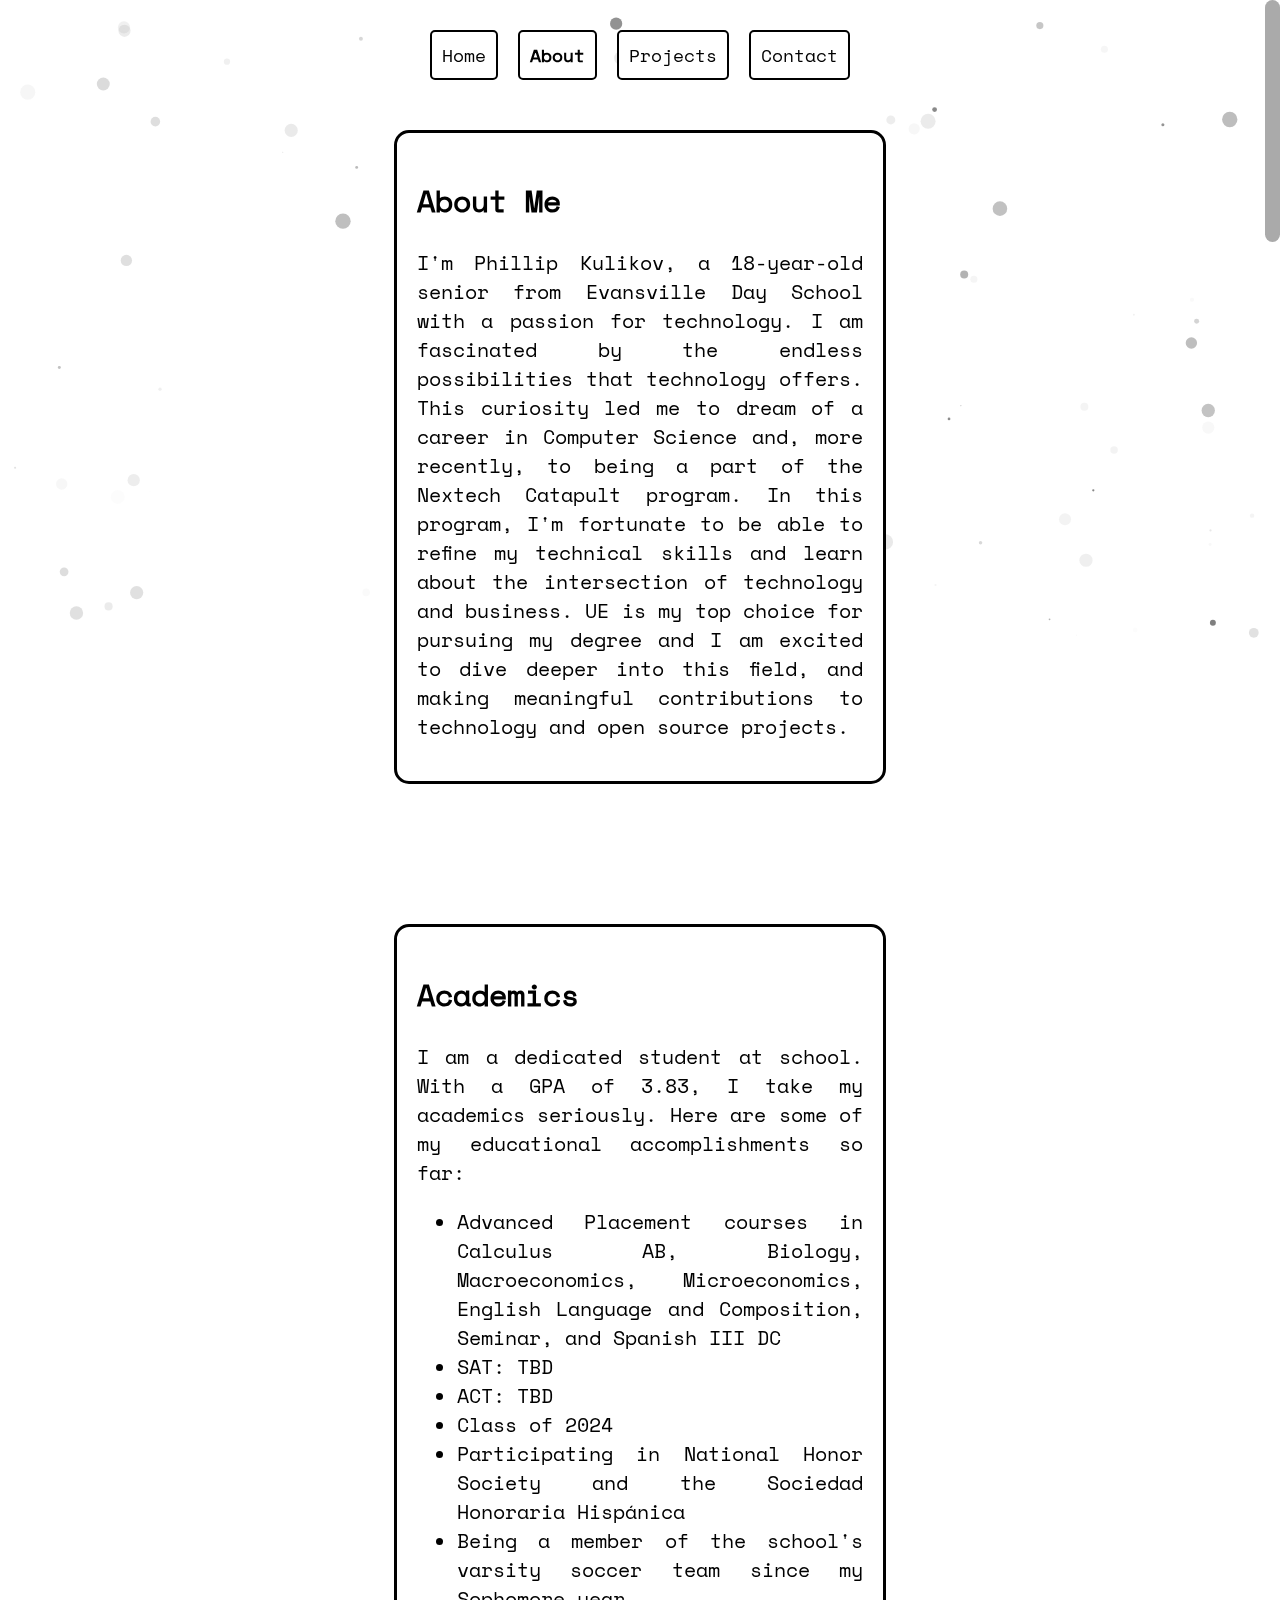
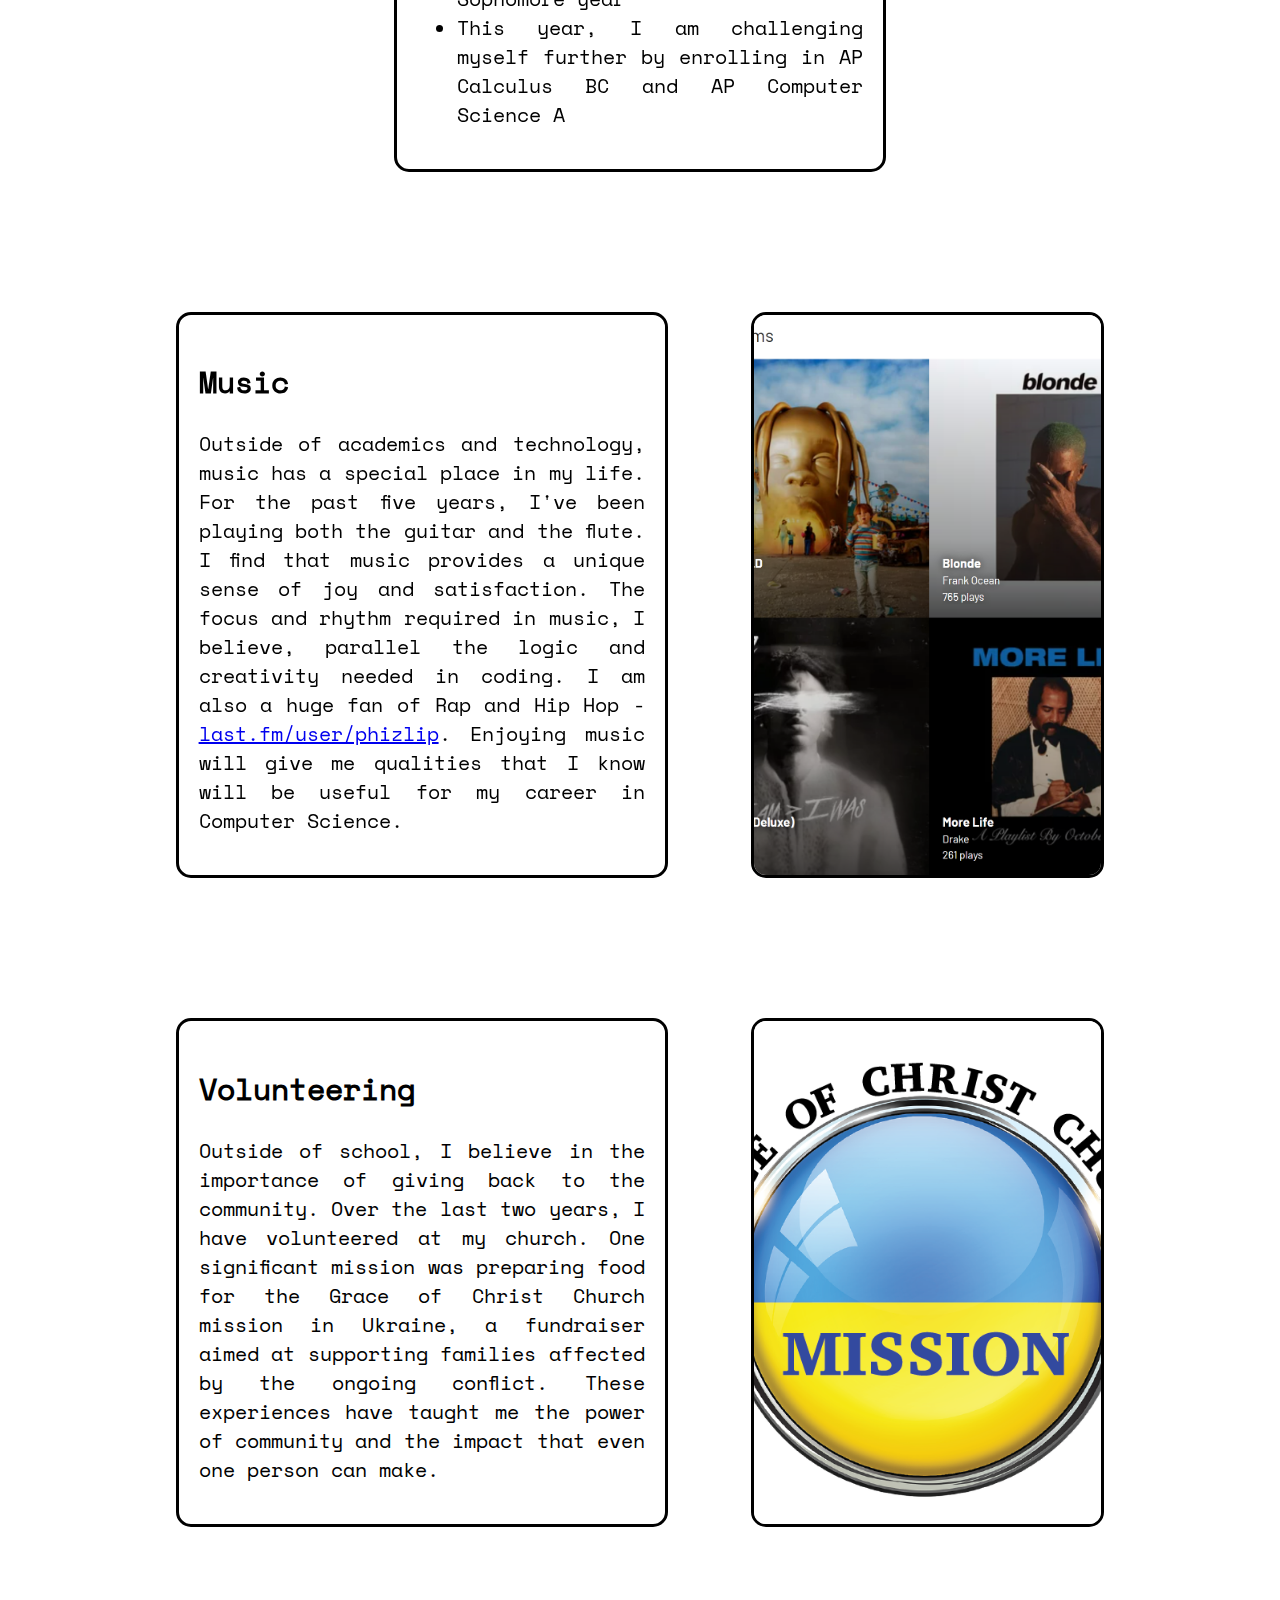
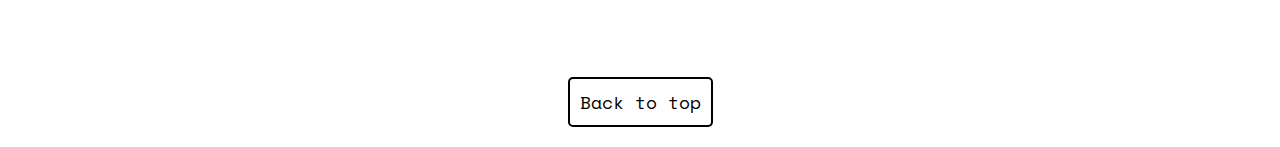
<file: about.html>
<!DOCTYPE html>
<html lang="en">
<head>
    <meta charset="UTF-8">
    <meta name="viewport" content="width=device-width, initial-scale=1.0">
    <title>About - Phillip Kulikov</title>
    <link rel="stylesheet" href="pages.css">
    <script src="particles.js"></script>
    <script src="pages.js"></script>
</head>
<body>
  <div class="particles-container">
    <div id="particles-js"></div>
  </div>

    <div class="navbar">
        <a href="index.html" class="nav-item">Home</a>
        <a href="about.html" class="nav-item active">About</a>
        <a href="projects.html" class="nav-item">Projects</a>
        <a href="contact.html" class="nav-item">Contact</a>
    </div>
    
    <div class="about-container">
        <!-- Intro Section -->
        <div class="about-section">
            <div class="about-text">
                <h2>About Me</h2>
                <p>I'm Phillip Kulikov, a 18-year-old senior from Evansville Day School with a passion for technology. I am fascinated by the endless possibilities that technology offers. This curiosity led me to dream of a career in Computer Science and, more recently, to being a part of the Nextech Catapult program. In this program, I'm fortunate to be able to refine my technical skills and learn about the intersection of technology and business. UE is my top choice for pursuing my degree and I am excited to dive deeper into this field, and making meaningful contributions to technology and open source projects.</p>
            </div>
        </div>
        
        <!-- Academics Section -->
        <div class="about-section">
            <div class="about-text">
                <h2>Academics</h2>
                <p>I am a dedicated student at school. With a GPA of 3.83, I take my academics seriously. Here are some of my educational accomplishments so far:
                <ul>
                    <li>Advanced Placement courses in Calculus AB, Biology, Macroeconomics, Microeconomics, English Language and Composition, Seminar, and Spanish III DC</li>
                    <li>SAT: TBD</li>
                    <li>ACT: TBD</li>
                    <li>Class of 2024</li>
                    <li>Participating in National Honor Society and the Sociedad Honoraria Hispánica</li>
                    <li>Being a member of the school's varsity soccer team since my Sophomore year</li>
                    <li>This year, I am challenging myself further by enrolling in AP Calculus BC and AP Computer Science A</li>
                </ul>
                </p>
            </div>
        </div>
        
        <!-- Music Section -->
        <div class="about-section">
            <img src="images/music.png" alt="Music Image" class="about-image">
            <div class="about-text">
                <h2>Music</h2>
                <p>Outside of academics and technology, music has a special place in my life. For the past five years, I've been playing both the guitar and the flute. I find that music provides a unique sense of joy and satisfaction. The focus and rhythm required in music, I believe, parallel the logic and creativity needed in coding. I am also a huge fan of Rap and Hip Hop - <a href="https://www.last.fm/user/phizlip">last.fm/user/phizlip</a>. Enjoying music will give me qualities that I know will be useful for my career in Computer Science.</p>
            </div>
        </div>
        
        <!-- Volunteering Section -->
        <div class="about-section">
            <div class="about-text">
                <h2>Volunteering</h2>
                <p>Outside of school, I believe in the importance of giving back to the community. Over the last two years, I have volunteered at my church. One significant mission was preparing food for the Grace of Christ Church mission in Ukraine, a fundraiser aimed at supporting families affected by the ongoing conflict. These experiences have taught me the power of community and the impact that even one person can make.</p>
            </div>
            <img src="images/volunteer.png" alt="Volunteering Image" class="about-image">
        </div>
    </div>
    <div class="cursor"></div>
    <div id="scrollbar"></div>
    <div class="back-to-top-container">
        <a href="#top" class="back-to-top">Back to top</a>
    </div>
    <script src="particles-config.js"></script>
</body>
</html>
</file>
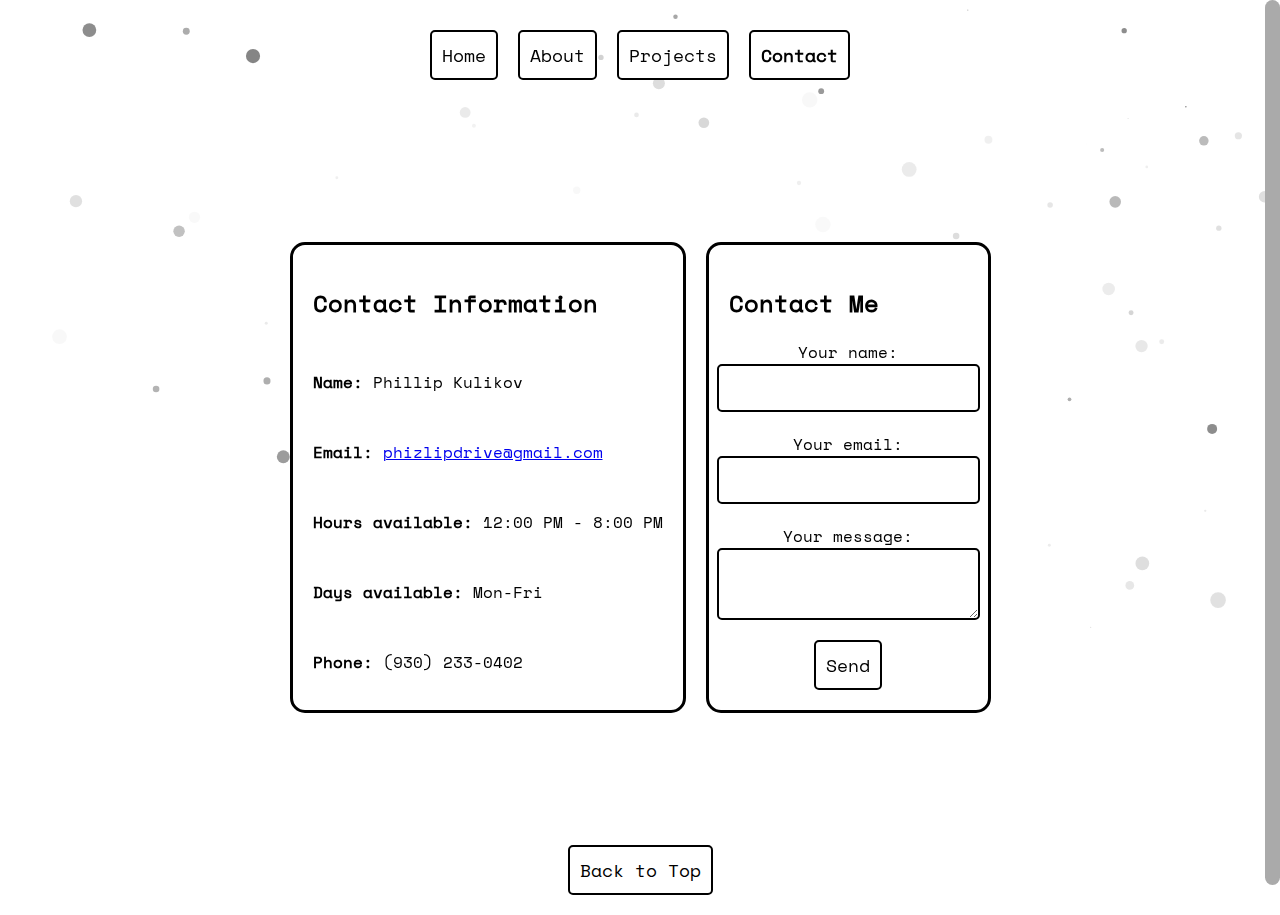
<file: contact.html>
<!DOCTYPE html>
<html>
<head>
  <link rel="stylesheet" type="text/css" href="pages.css">
  <script src="particles.js"></script>
  <script src="pages.js"></script>
</head>
<body>
  <div class="particles-container">
    <div id="particles-js"></div>
  </div>

  <div class="navbar">
    <a class="nav-item" href="index.html">Home</a>
    <a class="nav-item" href="about.html">About</a>
    <a class="nav-item" href="projects.html">Projects</a>
    <a class="nav-item active" href="contact.html">Contact</a>
  </div>

  <div class="contact-wrapper">
    <div class="contact-container">
      <div class="contact-info">
        <h2>Contact Information</h2>
        <p><strong>Name:</strong> Phillip Kulikov</p>
        <p><strong>Email:</strong> <a href="mailto:phizlipdrive@gmail.com">phizlipdrive@gmail.com</a></p>
        <p><strong>Hours available:</strong> 12:00 PM - 8:00 PM</p>
        <p><strong>Days available:</strong> Mon-Fri</p>
        <p><strong>Phone:</strong> ‪(930) 233-0402‬</p>
      </div>
      <div class="contact-form">
        <h2>Contact Me</h2>
        <form action="https://formspree.io/f/xknlnnwp" method="POST">
          <label>
            Your name:
            <input type="name" name="name" required>
          </label>
          <label>
            Your email:
            <input type="email" name="email" required>
          </label>
          <label>
            Your message:
            <textarea name="message" required></textarea>
          </label>
          <button type="submit" class="nav-item">Send</button>
        </form>
      </div>
    </div>
  </div>

  <div class="cursor"></div>
  <div id="scrollbar"></div>
  <div class="back-to-top-container">
    <a class="back-to-top" href="#top">Back to Top</a>
  </div>

  <script src="particles-config.js"></script>
</body>
</html>
</file>
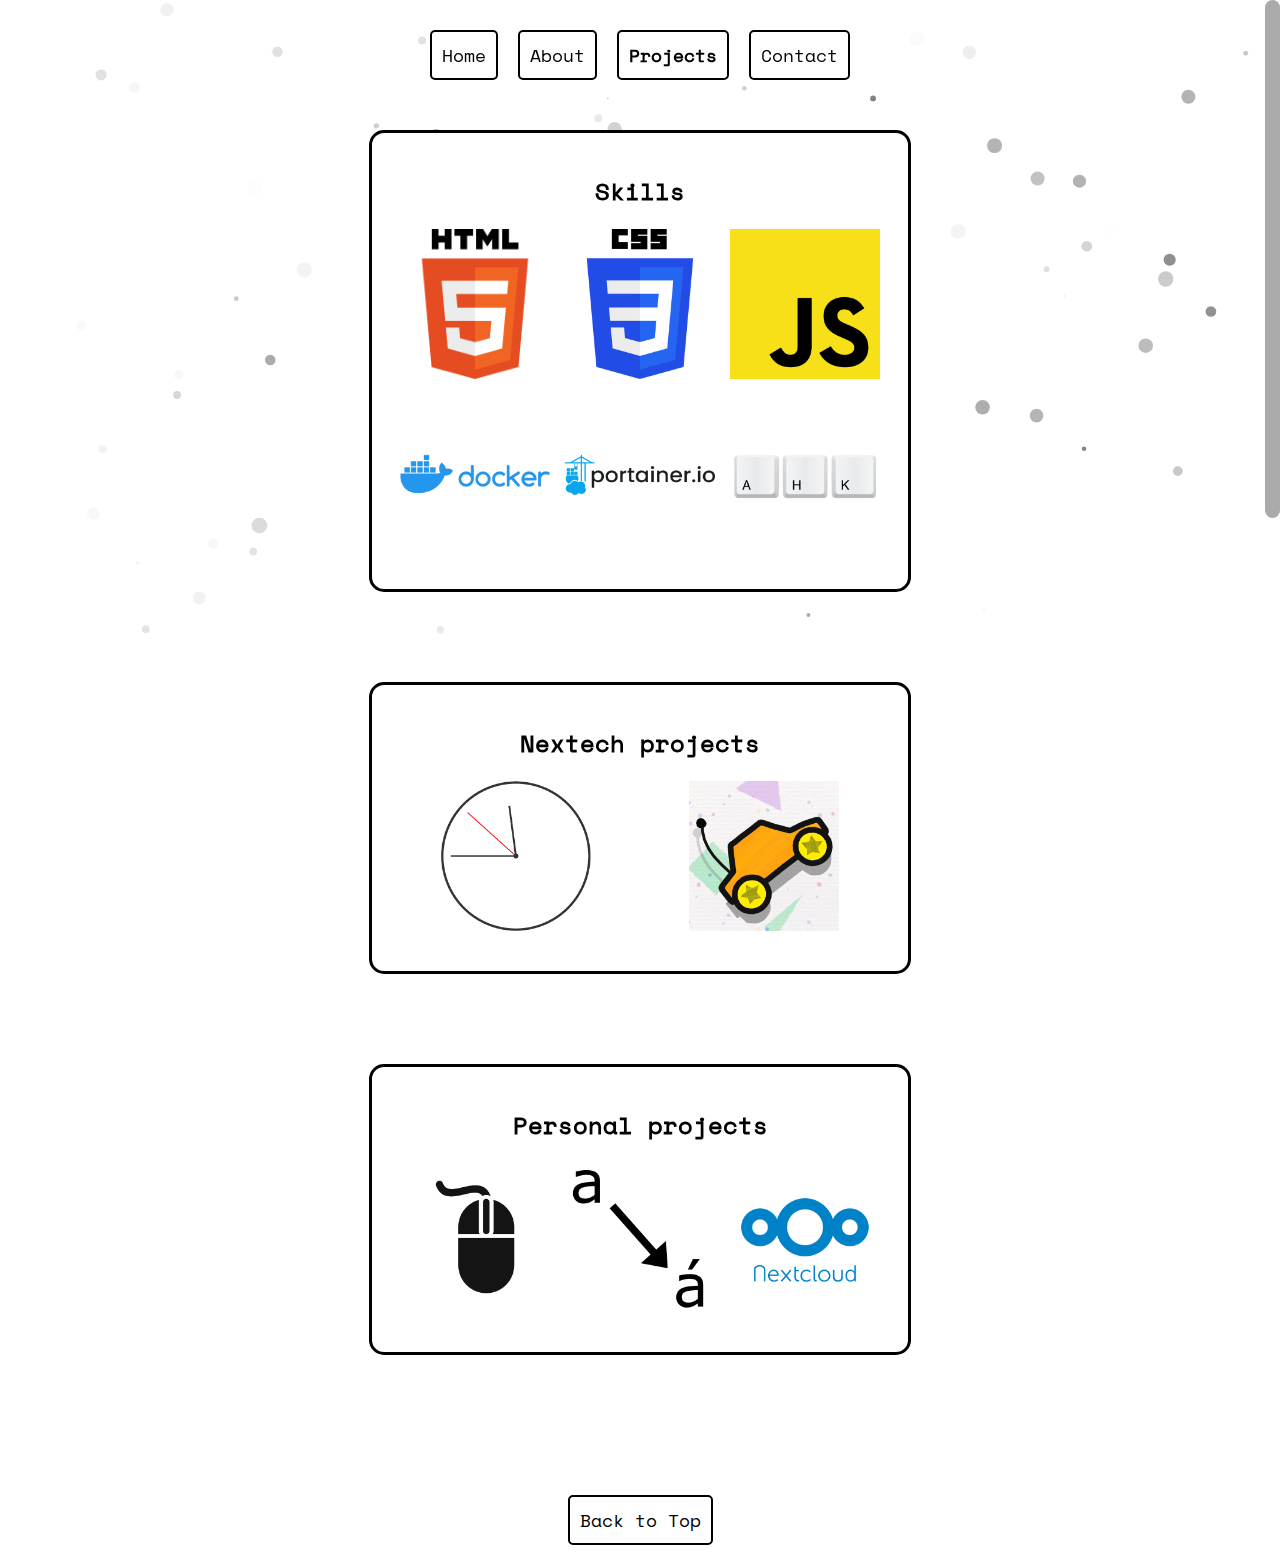
<file: projects.html>
<!DOCTYPE html>
<html>
<head>
  <link rel="stylesheet" type="text/css" href="pages.css">
  <script src="pages.js"></script>
  <script src="particles.js"></script>
</head>
<body>
  <div class="particles-container">
    <div id="particles-js"></div>
  </div>

  <div class="navbar">
    <a class="nav-item" href="index.html">Home</a>
    <a class="nav-item" href="about.html">About</a>
    <a class="nav-item active" href="projects.html">Projects</a>
    <a class="nav-item" href="contact.html">Contact</a>
  </div>

  <div class="cursor"></div>
  <div id="scrollbar"></div>

  <div class="project-container">
    <div class="project-category">
      <h2>Skills</h2>
      <div class="project-row">
        <div class="project" style="background-image:url('images/htmllogo.png')">
          <a href="https://developer.mozilla.org/en-US/docs/Web/HTML" class="project-link">
            <div class="project-overlay">
              <p>HTML: The most fundamental information container on the internet.</p>
            </div>
          </a>
        </div>
        <div class="project" style="background-image:url('images/csslogo.png')">
          <a href="https://developer.mozilla.org/en-US/docs/Web/CSS" class="project-link">
            <div class="project-overlay">
              <p>CSS: The design language of the web that gives websites their look and feel.</p>
            </div>
          </a>
        </div>
        <div class="project" style="background-image:url('images/jslogo.png')">
          <a href="https://developer.mozilla.org/en-US/docs/Web/javascript" class="project-link">
            <div class="project-overlay">
              <p>JavaScript: The programming language that adds interactivity.</p>
            </div>
          </a>
        </div>
      </div>
      <div class="project-row">
        <div class="project" style="background-image:url('images/dockerlogo.png')">
          <a href="https://www.docker.com/" class="project-link">
            <div class="project-overlay">
              <p>Docker: The platform that simplifies software deployment.</p>
            </div>
          </a>
        </div>
        <div class="project" style="background-image:url('images/portainer-logo-black.png')">
          <a href="https://www.portainer.io/" class="project-link">
            <div class="project-overlay">
              <p>Portainer: The web app that aids in managing Docker environments.</p>
            </div>
          </a>
        </div>
        <div class="project" style="background-image:url('images/ahk.png')">
          <a href="https://www.autohotkey.com/" class="project-link">
            <div class="project-overlay">
              <p>AutoHotkey: The powerful automation scripting language.</p>
            </div>
          </a>
        </div>
      </div>
    </div>
    <div class="project-category">
      <h2>Nextech projects</h2>
      <div class="project-row">
        <div class="project" style="background-image:url('images/clockproject.png')">
          <a href="https://phizlip.github.io/simpleclock/" class="project-link">
            <div class="project-overlay">
              <p>In this project I created a simple clock with CSS/JS.</p>
            </div>
          </a>
        </div>
        <div class="project" style="background-image:url('images/jellycar.jpg')">
          <a href="https://replit.com/@phizlip/JellyCar-Worlds-Adventure" class="project-link">
            <div class="project-overlay">
              <p>In this project I made a choose your own adventure game using JS pages!</p>
            </div>
          </a>
        </div>        
      </div>
    </div>
    <div class="project-category">
      <h2>Personal projects</h2>
      <div class="project-row">
        <div class="project" style="background-image:url('images/autoclicker.png')">
          <a href="https://drive.google.com/file/d/1pDk1zo1ACqcLjzHB3bK74965-BbTAcCz/view?usp=drive_link" class="project-link">
            <div class="project-overlay">
              <p>A simple autoclicker written in AHK. Ctrl+z to toggle.</p>
            </div>
          </a>
        </div>
        <div class="project" style="background-image:url('images/spanishletters.png')">
          <a href="https://drive.google.com/file/d/16xrH9TEvoQETRU1aLibXMcHTT3xE_3v1/view?usp=drive_link" class="project-link">
            <div class="project-overlay">
              <p>A spanish letter shortcut from MacOS ported to Windows.</p>
            </div>
          </a>
        </div>
        <div class="project" style="background-image:url('images/nextcloudlogo.png')">
          <a href="https://nextcloud.phizlipnas.duckdns.org/" class="project-link">
            <div class="project-overlay">
              <p>Selfhosted Nextcloud as an open source Google Photos alternative.</p>
            </div>
          </a>
        </div>
      </div>
    </div>
  </div>

  <div class="back-to-top-container">
    <a class="back-to-top" href="#top">Back to Top</a>
  </div>
  <script src="particles-config.js"></script>
</body>
</html>
</file>
<file: pages.css>
@font-face {
    font-family: 'Space Mono';
    src: url('./fonts/SpaceMono-Regular.ttf') format('truetype');
}

.particles-container {
    position: fixed;
    top: 0;
    left: 0;
    width: 100%;
    height: 100%;
    z-index: -1;
    pointer-events: none;
}

body, html {
    height: 100%;
    margin: 0;
    font-family: 'Space Mono', Arial, sans-serif;
    cursor: none;
    position: relative;
}

body::-webkit-scrollbar {
    display: none;
}

.cursor {
    position: fixed;
    top: -50px;
    left: -50px;
    width: 22px;
    height: 22px;
    border: 3px solid black;
    border-radius: 50%;
    background-color: white;
    pointer-events: none;
    transform: translate(-50%, -50%);
    z-index: 2;
}

.cursor.clicked {
    background-color: grey;
}

#scrollbar {
    position: fixed;
    top: 0;
    right: 0;
    width: 15px;
    height: 100px;
    background: #aaa;
    border-radius: 10px;
}

#scrollbar:hover {
    background-color: #888;
}

#scrollbar.clicked {
    background-color: #666;
}

.navbar {
    display: flex;
    justify-content: center;
    background-color: transparent;
    padding: 20px;
    position: relative;
    z-index: 1;
}

.nav-item {
    display: inline-block;
    padding: 10px;
    margin: 10px;
    font-size: 18px;
    color: black;
    border: 2px solid black;
    border-radius: 5px;
    text-decoration: none;
    transition: background-color 0.3s ease;
    background-color: white;
}

.nav-item:hover, .nav-item:focus {
    background-color: lightgray;
    cursor: none;
}

.active {
    font-weight: bolder;
}

.back-to-top-container {
    display: flex;
    justify-content: center;
    margin-top: 10px;
    padding: 20px;
    position: relative;
    z-index: 1;
}

.back-to-top {
    display: inline-block;
    padding: 10px;
    margin: 0 10px;
    font-size: 18px;
    color: black;
    border: 2px solid black;
    border-radius: 5px;
    text-decoration: none;
    transition: background-color 0.3s ease;
    background-color: white;
}

.back-to-top:hover, .back-to-top:focus {
    background-color: lightgray;
    cursor:none;
}

/* CONTACT PAGE STUFF */
input[type="email"],
textarea,
button[type="submit"] {
    cursor: none;
}

.contact-form input[name="name"] {
    cursor: none;
}

.contact-wrapper {
    display: flex;
    justify-content: center;
    align-items: center;
    height: 75vh; /* scaling height */
    margin-top: 30px; /* Add space between navbar and contact containers */
}

.contact-container {
    display: flex;
    justify-content: space-between;
    width: auto;
}

.contact-info, .contact-form {
    padding: 20px;
    box-sizing: border-box;
    background-color: white;
    border: 3px solid black;
    border-radius: 15px;
    margin: 10px;
    min-height: 400px; 
    display: flex;
    flex-direction: column;
    justify-content: space-between;
}

.contact-info a:hover {
    cursor: none;
}  

.contact-form label {
    display: flex;
    flex-direction: column;
    align-items: center;
    justify-content: center;
    margin-bottom: 20px;
}

.contact-form label:hover {
    cursor:none;
}

.contact-form href:hover{
    cursor:none;
}

.contact-form input,
.contact-form textarea {
    width: 100%;
    padding: 10px;
    font-size: 16px;
    border: 2px solid black;
    border-radius: 5px;
    font-family: 'Space Mono', Arial, sans-serif;
}

.contact-form button[type="submit"] {
    display: block;
    margin: 0 auto;
    padding: 10px;
    font-size: 18px;
    color: black;
    border: 2px solid black;
    border-radius: 5px;
    text-decoration: none;
    transition: background-color 0.3s ease;
    background-color: white;
    font-family: 'Space Mono', Arial, sans-serif;
    box-sizing: border-box;
}

.contact-form button[type="submit"]:hover, 
.contact-form button[type="submit"]:focus {
    background-color: lightgray;
}


/* PROJECT PAGE STUFF */
.project-container {
    display: flex;
    flex-direction: column;
    justify-content: space-around;
    align-items: center;
    padding: 20px;
  }
  
.project-category {
    display: flex;
    flex-direction: column;
    align-items: center;
    background: white;
    border: 3px solid black;
    border-radius: 15px;
    padding: 20px;
    margin-bottom: 90px; 
    width: 40%; 
}

.project-row {
    display: flex;
    justify-content: space-around;
    width: 100%;
    margin-bottom: 20px;
}
  
.project {
    position: relative;
    width: 150px;
    height: 150px;
    background-size: cover;
    background-position: center;
}
  
.project-link {
    display: flex;
    align-items: center;
    justify-content: center;
    position: absolute;
    top: 0;
    left: 0;
    width: 100%;
    height: 100%;
    background-color: transparent;
    text-decoration: none;
    cursor: none;
}
  
.project-overlay {
    background-color: rgba(0, 0, 0, 0.6);
    position: absolute;
    top: 0;
    left: 0;
    width: 100%;
    height: 100%;
    box-sizing: border-box;
    text-align: center;
    align-items: center;
    justify-content: center;
    color: white;
    opacity: 0; 
    transition: opacity 0.3s ease-in-out; /* hover transition */
}
  
.project-link:focus .project-overlay, .project:hover .project-overlay {
    opacity: 1; 
}

/* Responsive layout for smaller screens */
@media screen and (max-width: 600px) {
    .project-row {
        flex-direction: column;
        align-items: center;
    }
    .project-category {
        width: 80%;
    }
    .project {
        margin-bottom: 20px;
    }
}

/* ABOUT PAGE STUFF */
.about-container {
    display: flex;
    flex-direction: column;
    align-items: center;
    padding: 20px;
    gap: 40px; /* vertical space between about-section */
}

.about-section {
    display: flex;
    flex-direction: row;
    justify-content: space-around;
    align-items: stretch;
    width: 80%; 
    gap: 20px; 
    margin-bottom: 100px;
}

.about-section:nth-child(odd) {
    flex-direction: row-reverse;
}

.about-text {
    width: 45%;
    text-align: justify;
    padding: 20px;
    background: white;
    border: 3px solid black;
    border-radius: 15px;
    font-size: 1.5vw;
}

@media screen and (max-width: 600px) {
    .about-text {
        font-size: 16px;
    }
}

@media screen and (min-width: 1200px) {
    .about-text {
        font-size: 20px;
    }
}



.about-image {
    width: 35%; /* basically proportional image width */
    height: auto; /* keep the aspect ratio of the image */
    border: 3px solid black;
    border-radius: 15px;
    object-fit: cover;
}

@media screen and (max-width: 600px) {
    .about-section {
        flex-direction: column;
    }

    .about-text, .about-image {
        width: 100%;
    }
}

a:hover{
    cursor:none
}
</file>
